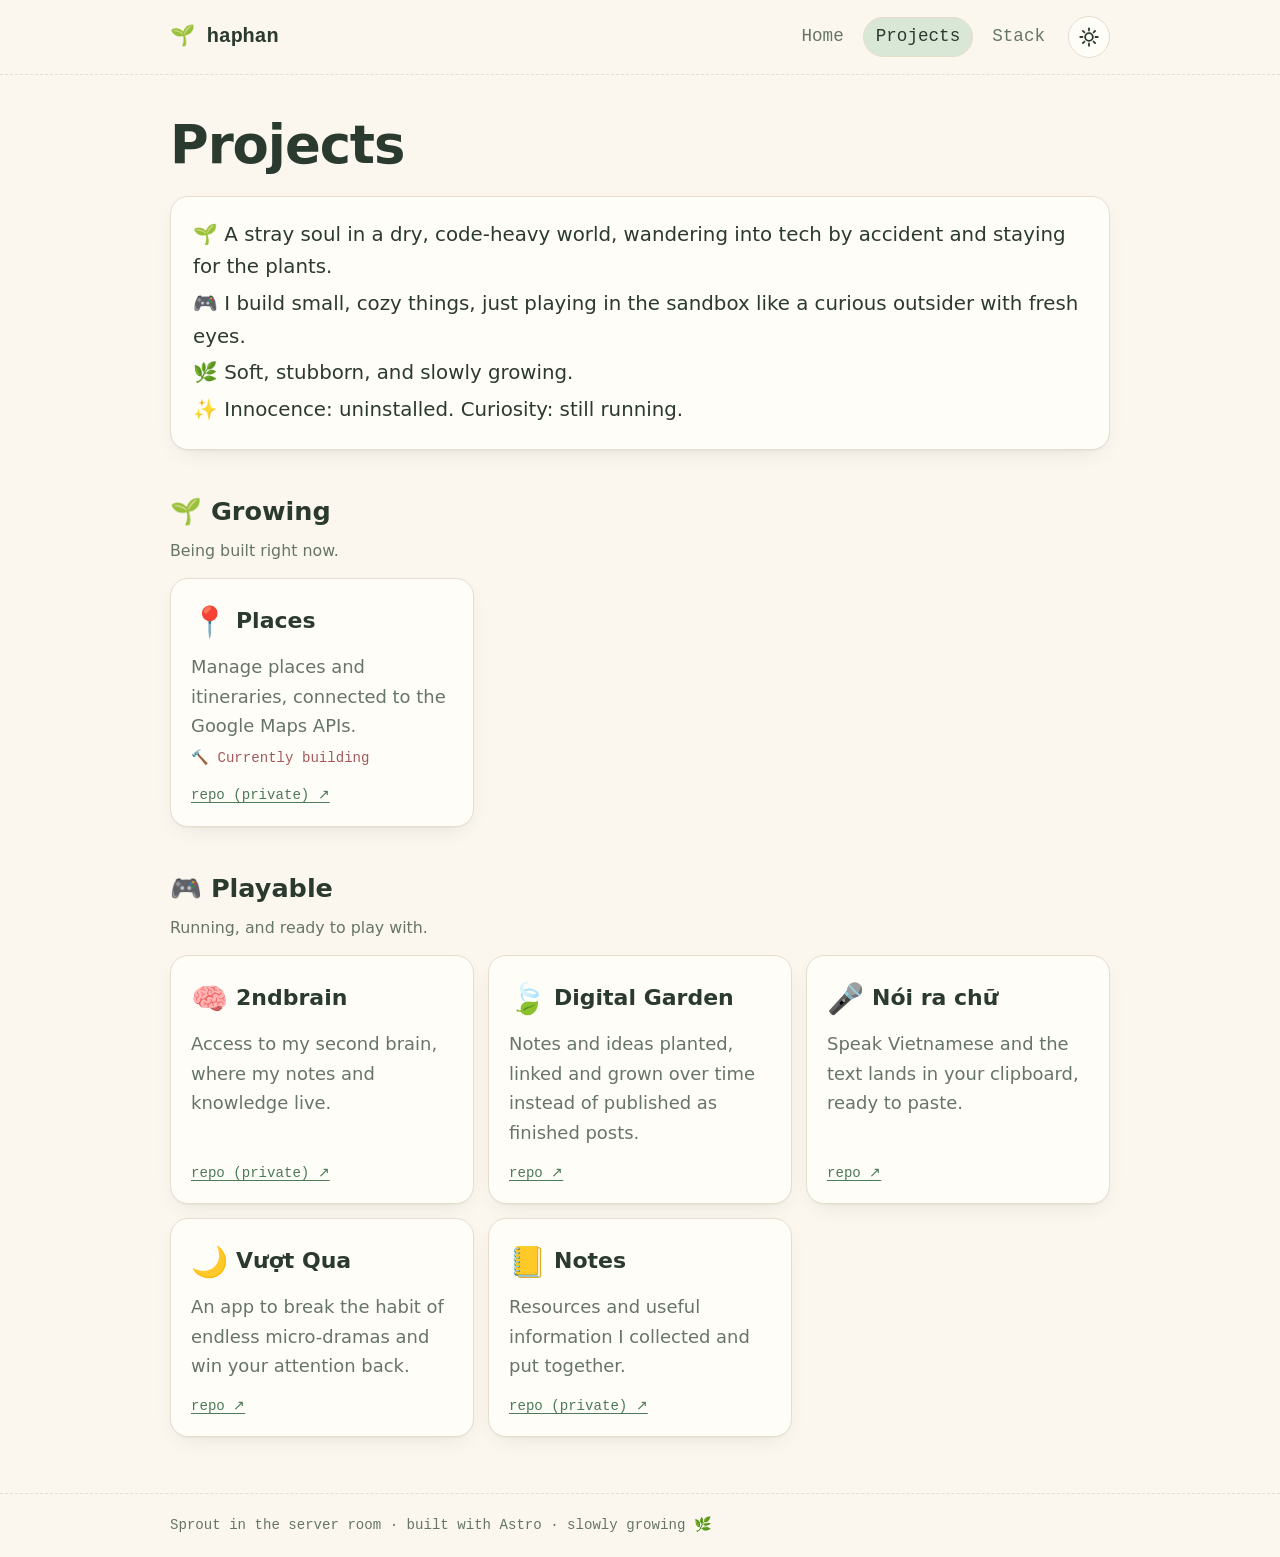
<file: projects/index.html>
<!DOCTYPE html><html lang="en"> <head><meta charset="utf-8"><meta name="viewport" content="width=device-width, initial-scale=1"><title>Projects · haphan</title><meta name="description" content="Small, cozy things I build."><meta name="color-scheme" content="light dark"><script>
      (function () {
        try {
          var t = null;
          try { t = localStorage.getItem("theme"); } catch (e) {}
          if (t !== "light" && t !== "dark") t = window.matchMedia("(prefers-color-scheme: dark)").matches ? "dark" : "light";
          document.documentElement.setAttribute("data-theme", t);
        } catch (e) {}
      })();
    </script><link rel="icon" type="image/svg+xml" href="/favicon.svg"><link rel="stylesheet" href="/_astro/index.DCUNqEWF.css"></head> <body> <header class="site-header"> <a class="brand" href="https://haphan.digital" rel="noopener" title="haphan.digital"><span class="sprout" aria-hidden="true">🌱</span> haphan</a> <div class="header-right"> <nav aria-label="Main"> <a href="/">Home</a><a href="/projects/" aria-current="page">Projects</a><a href="/stack/">Stack</a> </nav> <button class="theme-toggle" id="theme-toggle" type="button" aria-label="Switch between light and dark mode" title="Light / dark mode"> <svg class="sun" viewBox="0 0 24 24" fill="none" stroke="currentColor" stroke-width="2" stroke-linecap="round" aria-hidden="true"><circle cx="12" cy="12" r="4.2"></circle><path d="M12 2.5v2.4M12 19.1v2.4M2.5 12h2.4M19.1 12h2.4M5.3 5.3l1.7 1.7M17 17l1.7 1.7M5.3 18.7L7 17M17 7l1.7-1.7"></path></svg> <svg class="moon" viewBox="0 0 24 24" fill="none" stroke="currentColor" stroke-width="2" stroke-linecap="round" stroke-linejoin="round" aria-hidden="true"><path d="M20.5 14.2A8.5 8.5 0 1 1 9.8 3.5a6.8 6.8 0 0 0 10.7 10.7z"></path></svg> </button> </div> </header> <script>
      (function () {
        var root = document.documentElement;
        var btn = document.getElementById("theme-toggle");
        function current() {
          var t = root.getAttribute("data-theme");
          if (t) return t;
          return window.matchMedia("(prefers-color-scheme: dark)").matches ? "dark" : "light";
        }
        btn.addEventListener("click", function () {
          var next = current() === "dark" ? "light" : "dark";
          root.setAttribute("data-theme", next);
          try { localStorage.setItem("theme", next); } catch (e) {}
        });
      })();
    </script> <main>  <h1>Projects</h1> <div class="bio"> <p>🌱 A stray soul in a dry, code-heavy world, wandering into tech by accident and staying for the plants.</p> <p>🎮 I build small, cozy things, just playing in the sandbox like a curious outsider with fresh eyes.</p> <p>🌿 Soft, stubborn, and slowly growing.</p> <p>✨ Innocence: uninstalled. Curiosity: still running.</p> </div> <section> <h2>🌱 Growing</h2> <p class="group-note">Being built right now.</p> <div class="grid"> <article class="card"> <h3> <span class="icon" aria-hidden="true">📍</span> <span>Places</span> </h3> <p>Manage places and itineraries, connected to the Google Maps APIs.</p> <p class="note">🔨 Currently building</p> <div class="foot">  <a href="https://github.com/haphanhp/places" target="_blank" rel="noopener">repo (private) ↗</a> </div> </article> </div> </section><section> <h2>🎮 Playable</h2> <p class="group-note">Running, and ready to play with.</p> <div class="grid"> <article class="card"> <h3> <span class="icon" aria-hidden="true">🧠</span> <a href="https://2ndbrain.haphan.digital/" target="_blank" rel="noopener">2ndbrain</a> </h3> <p>Access to my second brain, where my notes and knowledge live.</p>  <div class="foot">  <a href="https://github.com/haphanhp/2ndbrain" target="_blank" rel="noopener">repo (private) ↗</a> </div> </article><article class="card"> <h3> <span class="icon" aria-hidden="true">🍃</span> <a href="https://garden.haphan.digital/" target="_blank" rel="noopener">Digital Garden</a> </h3> <p>Notes and ideas planted, linked and grown over time instead of published as finished posts.</p>  <div class="foot">  <a href="https://github.com/haphanhp/hadigitalgarden" target="_blank" rel="noopener">repo ↗</a> </div> </article><article class="card"> <h3> <span class="icon" aria-hidden="true">🎤</span> <a href="https://speech-to-text-iota-black.vercel.app/" target="_blank" rel="noopener">Nói ra chữ</a> </h3> <p>Speak Vietnamese and the text lands in your clipboard, ready to paste.</p>  <div class="foot">  <a href="https://github.com/haphanhp/speech-to-text" target="_blank" rel="noopener">repo ↗</a> </div> </article><article class="card"> <h3> <span class="icon" aria-hidden="true">🌙</span> <a href="https://vuot-qua.vercel.app/" target="_blank" rel="noopener">Vượt Qua</a> </h3> <p>An app to break the habit of endless micro-dramas and win your attention back.</p>  <div class="foot">  <a href="https://github.com/haphanhp/vuot-qua" target="_blank" rel="noopener">repo ↗</a> </div> </article><article class="card"> <h3> <span class="icon" aria-hidden="true">📒</span> <a href="https://notes.haphan.digital/" target="_blank" rel="noopener">Notes</a> </h3> <p>Resources and useful information I collected and put together.</p>  <div class="foot">  <a href="https://github.com/haphanhp/publish" target="_blank" rel="noopener">repo (private) ↗</a> </div> </article> </div> </section> </main> <footer class="site-footer"> <span>Sprout in the server room · built with Astro · slowly growing 🌿</span> </footer> </body></html>
</file>
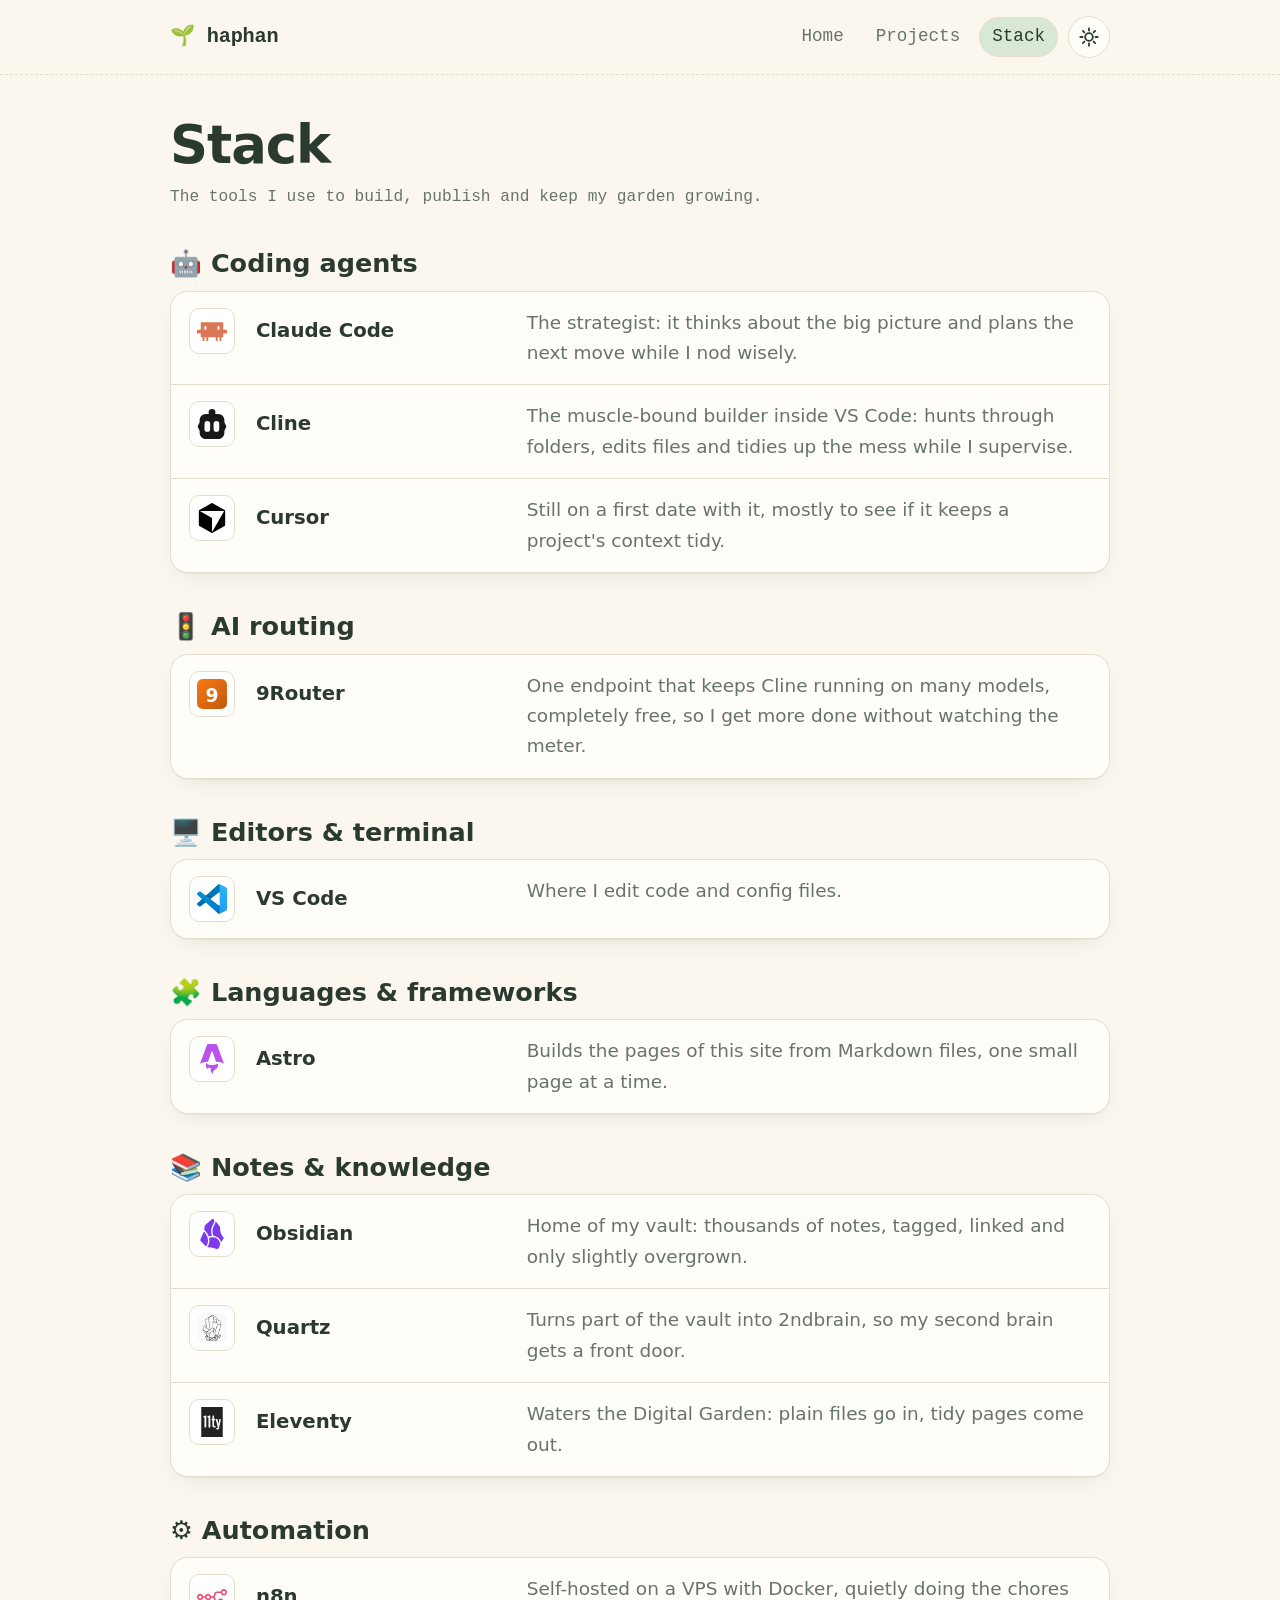
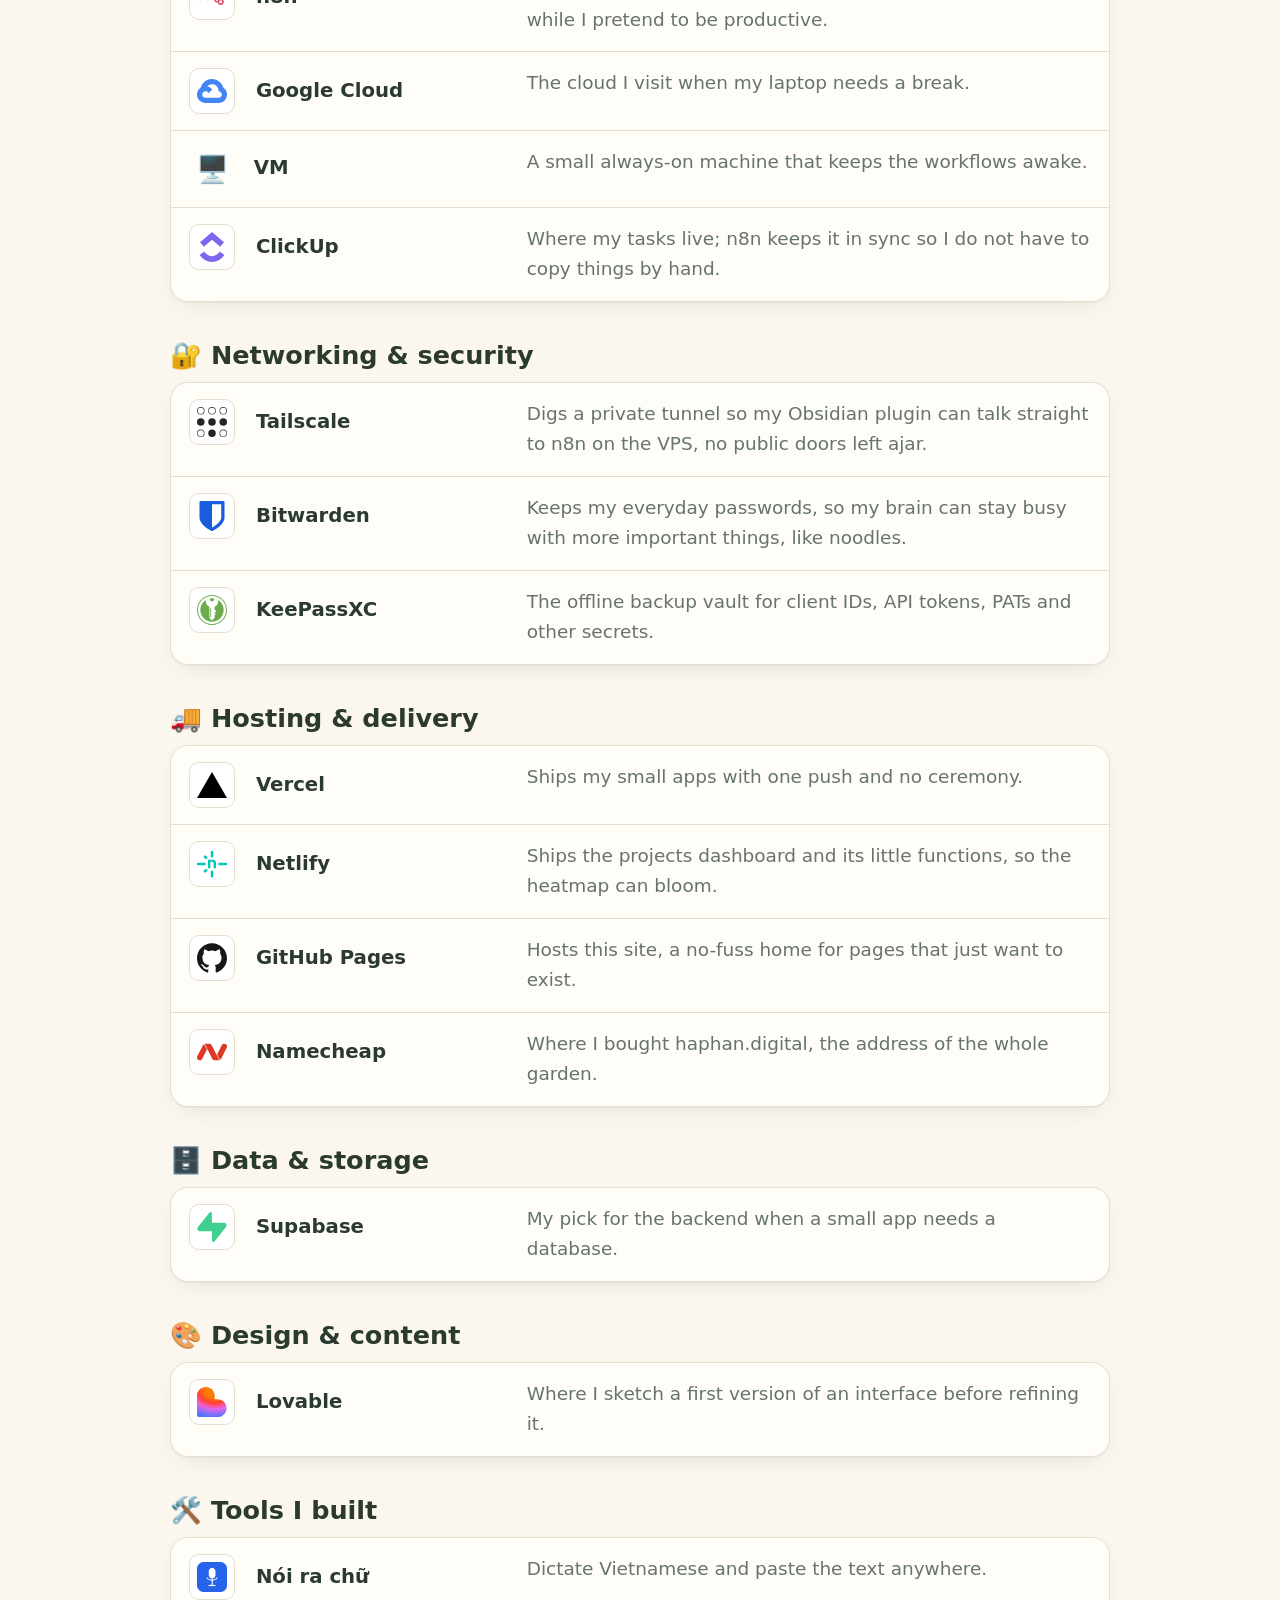
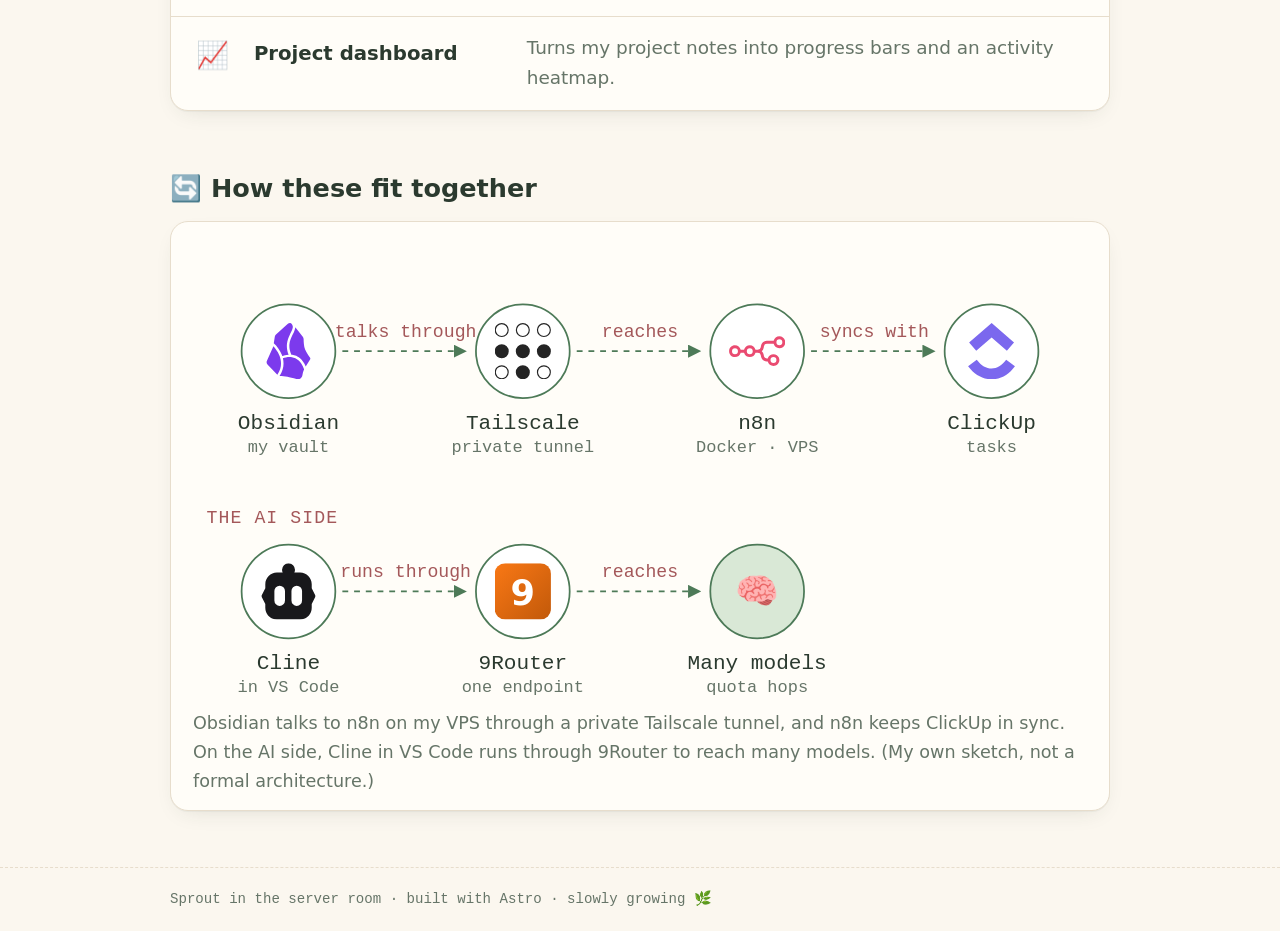
<file: stack/index.html>
<!DOCTYPE html><html lang="en"> <head><meta charset="utf-8"><meta name="viewport" content="width=device-width, initial-scale=1"><title>Stack · haphan</title><meta name="description" content="The tools I use to build, publish and keep my garden growing."><meta name="color-scheme" content="light dark"><script>
      (function () {
        try {
          var t = null;
          try { t = localStorage.getItem("theme"); } catch (e) {}
          if (t !== "light" && t !== "dark") t = window.matchMedia("(prefers-color-scheme: dark)").matches ? "dark" : "light";
          document.documentElement.setAttribute("data-theme", t);
        } catch (e) {}
      })();
    </script><link rel="icon" type="image/svg+xml" href="/favicon.svg"><link rel="stylesheet" href="/_astro/index.DCUNqEWF.css"></head> <body> <header class="site-header"> <a class="brand" href="https://haphan.digital" rel="noopener" title="haphan.digital"><span class="sprout" aria-hidden="true">🌱</span> haphan</a> <div class="header-right"> <nav aria-label="Main"> <a href="/">Home</a><a href="/projects/">Projects</a><a href="/stack/" aria-current="page">Stack</a> </nav> <button class="theme-toggle" id="theme-toggle" type="button" aria-label="Switch between light and dark mode" title="Light / dark mode"> <svg class="sun" viewBox="0 0 24 24" fill="none" stroke="currentColor" stroke-width="2" stroke-linecap="round" aria-hidden="true"><circle cx="12" cy="12" r="4.2"></circle><path d="M12 2.5v2.4M12 19.1v2.4M2.5 12h2.4M19.1 12h2.4M5.3 5.3l1.7 1.7M17 17l1.7 1.7M5.3 18.7L7 17M17 7l1.7-1.7"></path></svg> <svg class="moon" viewBox="0 0 24 24" fill="none" stroke="currentColor" stroke-width="2" stroke-linecap="round" stroke-linejoin="round" aria-hidden="true"><path d="M20.5 14.2A8.5 8.5 0 1 1 9.8 3.5a6.8 6.8 0 0 0 10.7 10.7z"></path></svg> </button> </div> </header> <script>
      (function () {
        var root = document.documentElement;
        var btn = document.getElementById("theme-toggle");
        function current() {
          var t = root.getAttribute("data-theme");
          if (t) return t;
          return window.matchMedia("(prefers-color-scheme: dark)").matches ? "dark" : "light";
        }
        btn.addEventListener("click", function () {
          var next = current() === "dark" ? "light" : "dark";
          root.setAttribute("data-theme", next);
          try { localStorage.setItem("theme", next); } catch (e) {}
        });
      })();
    </script> <main>  <h1>Stack</h1> <p class="lede">The tools I use to build, publish and keep my garden growing.</p> <section class="stack-group"> <h2>🤖 Coding agents</h2> <table class="stack"> <tbody> <tr> <td class="tool"> <img class="logo" src="/logos/claude-code.svg" alt="" width="22" height="22"> <a href="https://claude.com/claude-code?utm_source=haphan.digital&utm_medium=referral&utm_campaign=stack&utm_content=claude-code" target="_blank" rel="noopener">Claude Code</a>  </td> <td class="how">The strategist: it thinks about the big picture and plans the next move while I nod wisely.</td> </tr><tr> <td class="tool"> <img class="logo" src="/logos/cline.svg" alt="" width="22" height="22"> <a href="https://cline.bot/?utm_source=haphan.digital&utm_medium=referral&utm_campaign=stack&utm_content=cline" target="_blank" rel="noopener">Cline</a>  </td> <td class="how">The muscle-bound builder inside VS Code: hunts through folders, edits files and tidies up the mess while I supervise.</td> </tr><tr> <td class="tool"> <img class="logo" src="/logos/cursor.svg" alt="" width="22" height="22"> <a href="https://cursor.com/?utm_source=haphan.digital&utm_medium=referral&utm_campaign=stack&utm_content=cursor" target="_blank" rel="noopener">Cursor</a>  </td> <td class="how">Still on a first date with it, mostly to see if it keeps a project&#39;s context tidy.</td> </tr> </tbody> </table> </section><section class="stack-group"> <h2>🚦 AI routing</h2> <table class="stack"> <tbody> <tr> <td class="tool"> <img class="logo" src="/logos/9router.svg" alt="" width="22" height="22"> <a href="https://github.com/decolua/9router?utm_source=haphan.digital&utm_medium=referral&utm_campaign=stack&utm_content=9router" target="_blank" rel="noopener">9Router</a>  </td> <td class="how">One endpoint that keeps Cline running on many models, completely free, so I get more done without watching the meter.</td> </tr> </tbody> </table> </section><section class="stack-group"> <h2>🖥️ Editors &amp; terminal</h2> <table class="stack"> <tbody> <tr> <td class="tool"> <img class="logo" src="/logos/vscode.svg" alt="" width="22" height="22"> <a href="https://code.visualstudio.com/?utm_source=haphan.digital&utm_medium=referral&utm_campaign=stack&utm_content=vscode" target="_blank" rel="noopener">VS Code</a>  </td> <td class="how">Where I edit code and config files.</td> </tr> </tbody> </table> </section><section class="stack-group"> <h2>🧩 Languages &amp; frameworks</h2> <table class="stack"> <tbody> <tr> <td class="tool"> <img class="logo" src="/logos/astro.svg" alt="" width="22" height="22"> <a href="https://astro.build/?utm_source=haphan.digital&utm_medium=referral&utm_campaign=stack&utm_content=astro" target="_blank" rel="noopener">Astro</a>  </td> <td class="how">Builds the pages of this site from Markdown files, one small page at a time.</td> </tr> </tbody> </table> </section><section class="stack-group"> <h2>📚 Notes &amp; knowledge</h2> <table class="stack"> <tbody> <tr> <td class="tool"> <img class="logo" src="/logos/obsidian.svg" alt="" width="22" height="22"> <a href="https://obsidian.md/?utm_source=haphan.digital&utm_medium=referral&utm_campaign=stack&utm_content=obsidian" target="_blank" rel="noopener">Obsidian</a>  </td> <td class="how">Home of my vault: thousands of notes, tagged, linked and only slightly overgrown.</td> </tr><tr> <td class="tool"> <img class="logo" src="/logos/quartz.png" alt="" width="22" height="22"> <a href="https://quartz.jzhao.xyz/?utm_source=haphan.digital&utm_medium=referral&utm_campaign=stack&utm_content=quartz" target="_blank" rel="noopener">Quartz</a>  </td> <td class="how">Turns part of the vault into 2ndbrain, so my second brain gets a front door.</td> </tr><tr> <td class="tool"> <img class="logo" src="/logos/eleventy.svg" alt="" width="22" height="22"> <a href="https://www.11ty.dev/?utm_source=haphan.digital&utm_medium=referral&utm_campaign=stack&utm_content=eleventy" target="_blank" rel="noopener">Eleventy</a>  </td> <td class="how">Waters the Digital Garden: plain files go in, tidy pages come out.</td> </tr> </tbody> </table> </section><section class="stack-group"> <h2>⚙️ Automation</h2> <table class="stack"> <tbody> <tr> <td class="tool"> <img class="logo" src="/logos/n8n.svg" alt="" width="22" height="22"> <a href="https://n8n.io/?utm_source=haphan.digital&utm_medium=referral&utm_campaign=stack&utm_content=n8n" target="_blank" rel="noopener">n8n</a>  </td> <td class="how">Self-hosted on a VPS with Docker, quietly doing the chores while I pretend to be productive.</td> </tr><tr> <td class="tool"> <img class="logo" src="/logos/googlecloud.svg" alt="" width="22" height="22"> <a href="https://cloud.google.com/?utm_source=haphan.digital&utm_medium=referral&utm_campaign=stack&utm_content=google-cloud" target="_blank" rel="noopener">Google Cloud</a>  </td> <td class="how">The cloud I visit when my laptop needs a break.</td> </tr><tr> <td class="tool"> <span class="icon" aria-hidden="true">🖥️</span> VM  </td> <td class="how">A small always-on machine that keeps the workflows awake.</td> </tr><tr> <td class="tool"> <img class="logo" src="/logos/clickup.svg" alt="" width="22" height="22"> <a href="https://clickup.com/?utm_source=haphan.digital&utm_medium=referral&utm_campaign=stack&utm_content=clickup" target="_blank" rel="noopener">ClickUp</a>  </td> <td class="how">Where my tasks live; n8n keeps it in sync so I do not have to copy things by hand.</td> </tr> </tbody> </table> </section><section class="stack-group"> <h2>🔐 Networking &amp; security</h2> <table class="stack"> <tbody> <tr> <td class="tool"> <img class="logo" src="/logos/tailscale.svg" alt="" width="22" height="22"> <a href="https://tailscale.com/?utm_source=haphan.digital&utm_medium=referral&utm_campaign=stack&utm_content=tailscale" target="_blank" rel="noopener">Tailscale</a>  </td> <td class="how">Digs a private tunnel so my Obsidian plugin can talk straight to n8n on the VPS, no public doors left ajar.</td> </tr><tr> <td class="tool"> <img class="logo" src="/logos/bitwarden.svg" alt="" width="22" height="22"> <a href="https://bitwarden.com/?utm_source=haphan.digital&utm_medium=referral&utm_campaign=stack&utm_content=bitwarden" target="_blank" rel="noopener">Bitwarden</a>  </td> <td class="how">Keeps my everyday passwords, so my brain can stay busy with more important things, like noodles.</td> </tr><tr> <td class="tool"> <img class="logo" src="/logos/keepassxc.svg" alt="" width="22" height="22"> <a href="https://keepassxc.org/?utm_source=haphan.digital&utm_medium=referral&utm_campaign=stack&utm_content=keepassxc" target="_blank" rel="noopener">KeePassXC</a>  </td> <td class="how">The offline backup vault for client IDs, API tokens, PATs and other secrets.</td> </tr> </tbody> </table> </section><section class="stack-group"> <h2>🚚 Hosting &amp; delivery</h2> <table class="stack"> <tbody> <tr> <td class="tool"> <img class="logo" src="/logos/vercel.svg" alt="" width="22" height="22"> <a href="https://vercel.com/?utm_source=haphan.digital&utm_medium=referral&utm_campaign=stack&utm_content=vercel" target="_blank" rel="noopener">Vercel</a>  </td> <td class="how">Ships my small apps with one push and no ceremony.</td> </tr><tr> <td class="tool"> <img class="logo" src="/logos/netlify.svg" alt="" width="22" height="22"> <a href="https://www.netlify.com/?utm_source=haphan.digital&utm_medium=referral&utm_campaign=stack&utm_content=netlify" target="_blank" rel="noopener">Netlify</a>  </td> <td class="how">Ships the projects dashboard and its little functions, so the heatmap can bloom.</td> </tr><tr> <td class="tool"> <img class="logo" src="/logos/github.svg" alt="" width="22" height="22"> <a href="https://pages.github.com/?utm_source=haphan.digital&utm_medium=referral&utm_campaign=stack&utm_content=github-pages" target="_blank" rel="noopener">GitHub Pages</a>  </td> <td class="how">Hosts this site, a no-fuss home for pages that just want to exist.</td> </tr><tr> <td class="tool"> <img class="logo" src="/logos/namecheap.svg" alt="" width="22" height="22"> <a href="https://www.namecheap.com/?utm_source=haphan.digital&utm_medium=referral&utm_campaign=stack&utm_content=namecheap" target="_blank" rel="noopener">Namecheap</a>  </td> <td class="how">Where I bought haphan.digital, the address of the whole garden.</td> </tr> </tbody> </table> </section><section class="stack-group"> <h2>🗄️ Data &amp; storage</h2> <table class="stack"> <tbody> <tr> <td class="tool"> <img class="logo" src="/logos/supabase.svg" alt="" width="22" height="22"> <a href="https://supabase.com/?utm_source=haphan.digital&utm_medium=referral&utm_campaign=stack&utm_content=supabase" target="_blank" rel="noopener">Supabase</a>  </td> <td class="how">My pick for the backend when a small app needs a database.</td> </tr> </tbody> </table> </section><section class="stack-group"> <h2>🎨 Design &amp; content</h2> <table class="stack"> <tbody> <tr> <td class="tool"> <img class="logo" src="/logos/lovable.svg" alt="" width="22" height="22"> <a href="https://lovable.dev/?utm_source=haphan.digital&utm_medium=referral&utm_campaign=stack&utm_content=lovable" target="_blank" rel="noopener">Lovable</a>  </td> <td class="how">Where I sketch a first version of an interface before refining it.</td> </tr> </tbody> </table> </section><section class="stack-group"> <h2>🛠️ Tools I built</h2> <table class="stack"> <tbody> <tr> <td class="tool"> <img class="logo" src="/logos/noi-ra-chu.png" alt="" width="22" height="22"> <a href="https://speech-to-text-iota-black.vercel.app/?utm_source=haphan.digital&utm_medium=referral&utm_campaign=stack&utm_content=noi-ra-chu" target="_blank" rel="noopener">Nói ra chữ</a>  </td> <td class="how">Dictate Vietnamese and paste the text anywhere.</td> </tr><tr> <td class="tool"> <span class="icon" aria-hidden="true">📈</span> <a href="https://projects.haphan.digital/?utm_source=haphan.digital&utm_medium=referral&utm_campaign=stack&utm_content=project-dashboard" target="_blank" rel="noopener">Project dashboard</a>  </td> <td class="how">Turns my project notes into progress bars and an activity heatmap.</td> </tr> </tbody> </table> </section><section class="loop" aria-labelledby="fit"> <h2 id="fit">🔄 How these fit together</h2> <figure> <svg class="wide" viewBox="0 0 780 400" role="img" aria-label="Obsidian talks through Tailscale to n8n on a VPS, which syncs with ClickUp. Separately, Cline in VS Code runs through 9Router to reach many models."> <defs> <marker id="arrow-w" viewBox="0 0 10 10" refX="8" refY="5" markerWidth="7" markerHeight="7" orient="auto"><path d="M0 0 L10 5 L0 10 z"></path></marker> </defs> <g> <path class="edge draw" d="M 136 100 L 240 100" marker-end="url(#arrow-w)"></path> <text class="verb" x="190" y="88">talks through</text> </g><g> <path class="edge draw" d="M 336 100 L 440 100" marker-end="url(#arrow-w)"></path> <text class="verb" x="390" y="88">reaches</text> </g><g> <path class="edge draw" d="M 536 100 L 640 100" marker-end="url(#arrow-w)"></path> <text class="verb" x="590" y="88">syncs with</text> </g> <g class="n"> <circle class="node brand" cx="90" cy="100" r="40"></circle> <image href="/logos/obsidian.svg" x="66" y="76" width="48" height="48"></image> <text class="lbl" x="90" y="166">Obsidian</text> <text class="sub" x="90" y="186">my vault</text> </g><g class="n"> <circle class="node brand" cx="290" cy="100" r="40"></circle> <image href="/logos/tailscale.svg" x="266" y="76" width="48" height="48"></image> <text class="lbl" x="290" y="166">Tailscale</text> <text class="sub" x="290" y="186">private tunnel</text> </g><g class="n"> <circle class="node brand" cx="490" cy="100" r="40"></circle> <image href="/logos/n8n.svg" x="466" y="76" width="48" height="48"></image> <text class="lbl" x="490" y="166">n8n</text> <text class="sub" x="490" y="186">Docker · VPS</text> </g><g class="n"> <circle class="node brand" cx="690" cy="100" r="40"></circle> <image href="/logos/clickup.svg" x="666" y="76" width="48" height="48"></image> <text class="lbl" x="690" y="166">ClickUp</text> <text class="sub" x="690" y="186">tasks</text> </g> <text class="lane" x="20" y="247">the AI side</text> <g> <path class="edge draw" d="M 136 305 L 240 305" marker-end="url(#arrow-w)"></path> <text class="verb" x="190" y="293">runs through</text> </g><g> <path class="edge draw" d="M 336 305 L 440 305" marker-end="url(#arrow-w)"></path> <text class="verb" x="390" y="293">reaches</text> </g> <g class="n"> <circle class="node brand" cx="90" cy="305" r="40"></circle> <image href="/logos/cline.svg" x="66" y="281" width="48" height="48"></image> <text class="lbl" x="90" y="371">Cline</text> <text class="sub" x="90" y="391">in VS Code</text> </g><g class="n"> <circle class="node brand" cx="290" cy="305" r="40"></circle> <image href="/logos/9router.svg" x="266" y="281" width="48" height="48"></image> <text class="lbl" x="290" y="371">9Router</text> <text class="sub" x="290" y="391">one endpoint</text> </g><g class="n"> <circle class="node" cx="490" cy="305" r="40"></circle> <text x="490" y="315" text-anchor="middle" font-size="30">🧠</text> <text class="lbl" x="490" y="371">Many models</text> <text class="sub" x="490" y="391">quota hops</text> </g> </svg> <svg class="narrow" viewBox="0 0 360 870" role="img" aria-label="Obsidian talks through Tailscale to n8n on a VPS, which syncs with ClickUp. Separately, Cline in VS Code runs through 9Router to reach many models."> <defs> <marker id="arrow-n" viewBox="0 0 10 10" refX="8" refY="5" markerWidth="7" markerHeight="7" orient="auto"><path d="M0 0 L10 5 L0 10 z"></path></marker> </defs> <g> <path class="edge draw" d="M 110 146 L 110 180" marker-end="url(#arrow-n)"></path> <text class="verb" x="124" y="167" style="text-anchor:start">talks through</text> </g><g> <path class="edge draw" d="M 110 316 L 110 350" marker-end="url(#arrow-n)"></path> <text class="verb" x="124" y="337" style="text-anchor:start">reaches</text> </g><g> <path class="edge draw" d="M 110 486 L 110 520" marker-end="url(#arrow-n)"></path> <text class="verb" x="124" y="507" style="text-anchor:start">syncs with</text> </g> <g class="n"> <circle class="node brand" cx="110" cy="60" r="40"></circle> <image href="/logos/obsidian.svg" x="86" y="36" width="48" height="48"></image> <text class="lbl" x="110" y="120">Obsidian</text> <text class="sub" x="110" y="136">my vault</text> </g><g class="n"> <circle class="node brand" cx="110" cy="230" r="40"></circle> <image href="/logos/tailscale.svg" x="86" y="206" width="48" height="48"></image> <text class="lbl" x="110" y="290">Tailscale</text> <text class="sub" x="110" y="306">private tunnel</text> </g><g class="n"> <circle class="node brand" cx="110" cy="400" r="40"></circle> <image href="/logos/n8n.svg" x="86" y="376" width="48" height="48"></image> <text class="lbl" x="110" y="460">n8n</text> <text class="sub" x="110" y="476">Docker · VPS</text> </g><g class="n"> <circle class="node brand" cx="110" cy="570" r="40"></circle> <image href="/logos/clickup.svg" x="86" y="546" width="48" height="48"></image> <text class="lbl" x="110" y="630">ClickUp</text> <text class="sub" x="110" y="646">tasks</text> </g> <text class="lane" x="16" y="693">the AI side</text> <path class="edge draw" d="M 104 745 L 132 745" marker-end="url(#arrow-n)"></path><path class="edge draw" d="M 224 745 L 252 745" marker-end="url(#arrow-n)"></path> <g class="n"> <circle class="node brand" cx="60" cy="745" r="36"></circle> <image href="/logos/cline.svg" x="39" y="724" width="42" height="42"></image> <text class="lbl" x="60" y="801">Cline</text> <text class="sub" x="60" y="817">in VS Code</text> </g><g class="n"> <circle class="node brand" cx="180" cy="745" r="36"></circle> <image href="/logos/9router.svg" x="159" y="724" width="42" height="42"></image> <text class="lbl" x="180" y="801">9Router</text> <text class="sub" x="180" y="817">one endpoint</text> </g><g class="n"> <circle class="node" cx="300" cy="745" r="36"></circle> <text x="300" y="753" text-anchor="middle" font-size="26">🧠</text> <text class="lbl" x="300" y="801">Many models</text> <text class="sub" x="300" y="817">quota hops</text> </g> </svg> <figcaption>Obsidian talks to n8n on my VPS through a private Tailscale tunnel, and n8n keeps ClickUp in sync. On the AI side, Cline in VS Code runs through 9Router to reach many models. (My own sketch, not a formal architecture.)</figcaption> </figure> </section>  </main> <footer class="site-footer"> <span>Sprout in the server room · built with Astro · slowly growing 🌿</span> </footer> </body></html>
</file>
<file: _astro/index.DCUNqEWF.css>
:root{--bg: #fbf7ef;--surface: #fffdf8;--ink: #2b3a2f;--muted: #667568;--sage: #d9e8d6;--sage-deep: #4d7a58;--rose: #f1d6d0;--rose-deep: #a4585a;--line: #e7ddcc;--shadow: 0 1px 0 rgba(43, 58, 47, .04), 0 8px 24px -12px rgba(43, 58, 47, .18);--glow: rgba(77, 122, 88, .5);--radius: 18px;--sans: ui-rounded, "Nunito", "Segoe UI", system-ui, -apple-system, sans-serif;--mono: ui-monospace, "JetBrains Mono", "SF Mono", Menlo, Consolas, monospace}@media(prefers-color-scheme:dark){:root:not([data-theme=light]){--bg: #0f1612;--surface: #263729;--ink: #e9f0e7;--muted: #a0b0a2;--sage: #33513d;--sage-deep: #93c9a0;--rose: #47302f;--rose-deep: #e8a9a4;--line: #3a5040;--shadow: 0 1px 0 rgba(255, 255, 255, .04) inset, 0 10px 28px -12px rgba(0, 0, 0, .7);--glow: rgba(147, 201, 160, .65)}}:root[data-theme=dark]{--bg: #0f1612;--surface: #263729;--ink: #e9f0e7;--muted: #a0b0a2;--sage: #33513d;--sage-deep: #93c9a0;--rose: #47302f;--rose-deep: #e8a9a4;--line: #3a5040;--shadow: 0 1px 0 rgba(255, 255, 255, .04) inset, 0 10px 28px -12px rgba(0, 0, 0, .7);--glow: rgba(147, 201, 160, .65)}*{box-sizing:border-box}html{-webkit-text-size-adjust:100%;font-size:110%}body{margin:0;background:var(--bg);color:var(--ink);font:1.125rem/1.65 var(--sans);min-height:100vh;display:flex;flex-direction:column}a{color:var(--sage-deep);text-decoration-thickness:1px;text-underline-offset:3px}a:hover{color:var(--rose-deep)}:focus-visible{outline:2px solid var(--rose-deep);outline-offset:3px;border-radius:6px}.site-header{display:flex;align-items:center;justify-content:space-between;gap:16px;padding:16px max(16px,calc((100vw - 940px)/2));border-bottom:1px dashed var(--line)}.brand{font-size:1.15rem;font-family:var(--mono);font-weight:700;color:var(--ink);text-decoration:none;letter-spacing:-.01em}.brand:hover{color:var(--ink)}.sprout{display:inline-block;transition:transform .4s ease}.brand:hover .sprout{transform:rotate(-12deg) scale(1.15)}.theme-toggle{display:inline-flex;align-items:center;justify-content:center;width:42px;height:42px;padding:0;border-radius:999px;border:1px solid var(--line);background:var(--surface);color:var(--ink);cursor:pointer;transition:background .2s,transform .2s}.theme-toggle:hover{background:var(--sage);transform:rotate(-12deg)}.theme-toggle svg{width:22px;height:22px}.theme-toggle .moon{display:none}:root[data-theme=dark] .theme-toggle .sun{display:none}:root[data-theme=dark] .theme-toggle .moon{display:inline}.header-right{display:flex;align-items:center;gap:10px;flex-wrap:wrap;justify-content:flex-end}.site-header nav{display:flex;gap:6px;flex-wrap:wrap}.site-header nav a{font-family:var(--mono);font-size:1rem;color:var(--muted);text-decoration:none;padding:4px 12px;border-radius:999px;border:1px solid transparent;transition:background .2s,color .2s}.site-header nav a:hover{background:var(--sage);color:var(--ink)}.site-header nav a[aria-current=page]{background:var(--sage);color:var(--ink);border-color:var(--line)}main{width:min(940px,100% - 32px);margin:0 auto;padding:40px 0 56px;flex:1}h1{font-size:clamp(2.2rem,6vw,3rem);line-height:1.15;margin:0 0 8px;letter-spacing:-.02em}h2{font-size:1.45rem;margin:40px 0 6px;display:flex;align-items:center;gap:8px}.lede{color:var(--muted);margin:0 0 24px;font-family:var(--mono);font-size:.92rem}.bio{background:var(--surface);border:1px solid var(--line);border-radius:var(--radius);padding:18px 22px;margin:20px 0 8px;box-shadow:var(--shadow)}.bio p{margin:4px 0}.group-note{color:var(--muted);font-size:.9rem;margin:0 0 14px}.grid{display:grid;gap:14px;grid-template-columns:repeat(auto-fill,minmax(280px,1fr))}.card{background:var(--surface);border:1px solid var(--line);border-radius:var(--radius);padding:18px 20px;box-shadow:var(--shadow);display:flex;flex-direction:column;gap:6px;transition:transform .2s ease,border-color .2s ease}.card:hover{transform:translateY(-2px);border-color:var(--sage-deep)}.card h3{margin:0;font-size:1.25rem;display:flex;align-items:center;gap:8px;flex-wrap:wrap}.card h3 a{color:var(--ink);text-decoration:none}.card h3 a:hover{color:var(--sage-deep);text-decoration:underline}.card .icon{font-size:1.7rem}.card p{margin:0;color:var(--muted);font-size:1.02rem}.card p.note{color:var(--rose-deep);font-family:var(--mono);font-size:.8rem}.card .foot{margin-top:auto;padding-top:8px;display:flex;gap:12px;flex-wrap:wrap;font-family:var(--mono);font-size:.8rem;color:var(--muted)}.badge{font-family:var(--mono);font-size:.7rem;padding:2px 9px;border-radius:999px;background:var(--rose);color:var(--rose-deep);border:1px solid transparent}.badge.todo{background:transparent;border:1px dashed var(--rose-deep)}.stack-group{margin-top:32px}.stack-group h2{margin-top:0}table.stack{width:100%;border-collapse:separate;border-spacing:0;background:var(--surface);border:1px solid var(--line);border-radius:var(--radius);overflow:hidden;box-shadow:var(--shadow)}table.stack td{padding:16px 18px;vertical-align:top;border-top:1px solid var(--line)}table.stack tr:first-child td{border-top:0}table.stack td.tool{width:36%;font-weight:600;font-size:1.12rem;white-space:nowrap}table.stack td.tool .icon{display:inline-block;width:46px;margin-right:12px;text-align:center;font-size:1.5rem;vertical-align:middle}table.stack td.tool .logo{display:inline-block;vertical-align:middle;width:46px;height:46px;padding:7px;margin-right:14px;object-fit:contain;background:#fff;border:1px solid var(--line);border-radius:10px}table.stack td.tool a{color:var(--ink);text-decoration:none}table.stack td.tool a:hover{color:var(--sage-deep);text-decoration:underline}table.stack td.how{color:var(--muted);font-size:1.05rem}table.stack tr:hover td{background:color-mix(in srgb,var(--sage) 35%,transparent)}tr.unconfirmed td{outline:1px dashed var(--rose-deep);outline-offset:-3px}.loop{margin-top:56px}.loop figure{margin:12px 0 0;background:var(--surface);border:1px solid var(--line);border-radius:var(--radius);padding:12px;box-shadow:var(--shadow)}.loop svg{width:100%;height:auto;display:block}.loop figcaption{color:var(--muted);font-size:1rem;padding:6px 10px 2px}.loop .node.brand{fill:#fff}.loop .node{fill:var(--sage);stroke:var(--sage-deep);stroke-width:1.5;transition:fill .2s}.loop g.n:hover .node{fill:var(--rose)}.loop .lbl{fill:var(--ink);font-family:var(--mono);font-size:18px;text-anchor:middle}.loop .lane{fill:var(--rose-deep);font-family:var(--mono);font-size:15.5px;letter-spacing:.06em;text-transform:uppercase}.loop .sub{fill:var(--muted);font-family:var(--mono);font-size:14.5px;text-anchor:middle}.loop svg.narrow{display:none}@media(max-width:640px){.loop svg.wide{display:none}.loop svg.narrow{display:block;max-width:360px;margin:0 auto}}.loop .verb{fill:var(--rose-deep);font-family:var(--mono);font-size:15.5px;text-anchor:middle}.loop .edge{fill:none;stroke:var(--sage-deep);stroke-width:1.6;stroke-dasharray:5 5}.loop .edge.draw{animation:dash 24s linear infinite}@keyframes dash{to{stroke-dashoffset:-400}}.loop marker path{fill:var(--sage-deep)}.site-footer{border-top:1px dashed var(--line);padding:20px max(16px,calc((100vw - 940px)/2));color:var(--muted);font-family:var(--mono);font-size:.8rem}@media(max-width:640px){table.stack,table.stack tbody,table.stack tr,table.stack td{display:block;width:100%}table.stack tr{padding:12px 16px;border-top:1px solid var(--line)}table.stack tr:first-child{border-top:0}table.stack td{padding:0;border:0!important}table.stack td.tool{width:100%;white-space:normal;margin-bottom:2px}}@media(prefers-reduced-motion:reduce){*,*:before,*:after{animation:none!important;transition:none!important}}table.stack td.tool .logo{transition:transform .25s ease,box-shadow .25s ease}table.stack tr:hover td.tool .logo{transform:scale(1.28);box-shadow:0 0 0 2px var(--sage-deep),0 0 22px 4px var(--glow)}table.stack td.tool .icon{transition:transform .25s ease,filter .25s ease}table.stack tr:hover td.tool .icon{transform:scale(1.28);filter:drop-shadow(0 0 8px var(--glow))}.card .icon{display:inline-block;transition:transform .25s ease,filter .25s ease}.card:hover .icon{transform:scale(1.3) rotate(-6deg);filter:drop-shadow(0 0 9px var(--glow))}.card:hover{box-shadow:var(--shadow),0 0 26px -6px var(--glow)}.loop g.n{transition:transform .25s ease;transform-box:fill-box;transform-origin:center;cursor:default}.loop g.n:hover{transform:scale(1.12)}.loop g.n:hover .node{filter:drop-shadow(0 0 10px var(--glow));stroke-width:2.5}.home{max-width:560px;margin:0 auto;text-align:center}.home .avatar{width:112px;height:112px;border-radius:50%;border:3px solid var(--sage-deep);box-shadow:0 0 0 6px var(--sage),var(--shadow);object-fit:cover}.home h1{margin:16px 0 4px}.home .bio{text-align:left;margin:18px 0 24px}.links{list-style:none;margin:0;padding:0;display:grid;gap:12px}.link-btn{display:flex;align-items:center;gap:14px;padding:14px 18px;background:var(--surface);border:1px solid var(--line);border-radius:16px;color:var(--ink);text-decoration:none;text-align:left;font-weight:600;font-size:1.1rem;box-shadow:var(--shadow);transition:transform .2s ease,border-color .2s ease,box-shadow .2s ease}.link-btn:hover{color:var(--ink);transform:translateY(-2px) scale(1.01);border-color:var(--sage-deep);box-shadow:var(--shadow),0 0 26px -6px var(--glow)}.link-btn .lb-icon{flex:none;width:40px;height:40px;display:grid;place-items:center;font-size:1.5rem;background:var(--sage);border-radius:10px;transition:transform .25s ease,filter .25s ease}.link-btn .lb-icon img{width:26px;height:26px;object-fit:contain}.link-btn:hover .lb-icon{transform:scale(1.2) rotate(-6deg);filter:drop-shadow(0 0 8px var(--glow))}.link-btn small{display:block;font-weight:400;color:var(--muted);font-size:.88rem;line-height:1.3}.link-btn .arrow{margin-left:auto;color:var(--muted)}.home .link-section h2{justify-content:center;margin:28px 0 12px;font-size:1.05rem;color:var(--muted);font-family:var(--mono);font-weight:600;letter-spacing:.06em;text-transform:uppercase}.link-btn .lb-icon:has(img){background:#fff;border:1px solid var(--line)}.home .link-section+.link-section{margin-top:12px}.loop svg.narrow .lbl{font-size:16px}.loop svg.narrow .sub{font-size:13px}.loop svg.narrow .verb,.loop svg.narrow .lane{font-size:14px}.brand{white-space:nowrap}@media(max-width:480px){.site-header{flex-wrap:wrap;row-gap:8px}.site-header nav a{padding:4px 9px;font-size:.92rem}}
</file>
